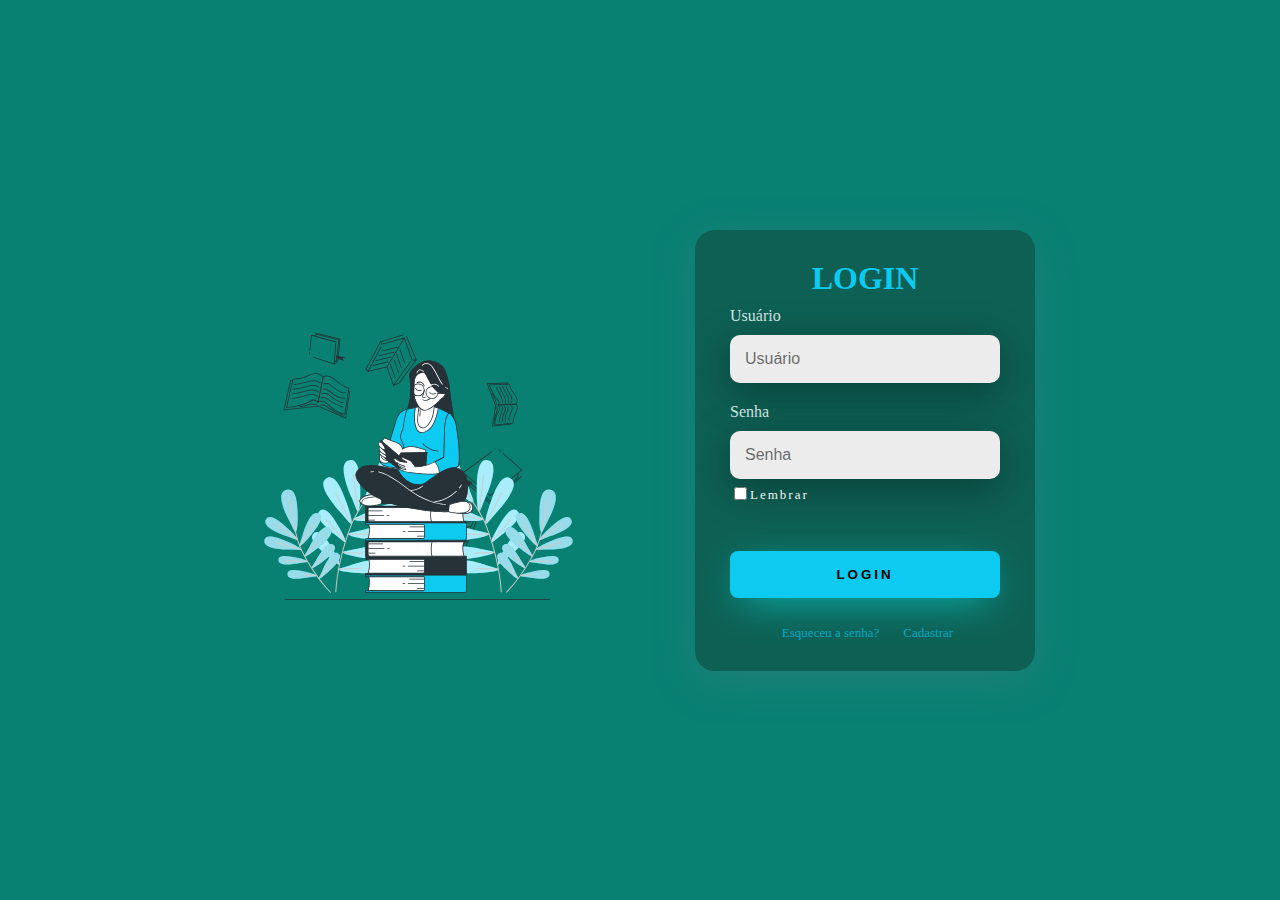
<file: 1° Semestre/Projeto wab 1° Semestre/LoginSwap/index.html>
<!DOCTYPE html>
<html lang="en">
<head>
    <meta charset="UTF-8">
    <link rel="stylesheet" href="./Estilo/Style.css">
    <meta name="viewport" content="width=device-width, initial-scale=1.0">
    <title>Login</title>
</head>
<body>
    <div class="main-login">
        <div class="left-login">
            <p></p>
            <img src="img/esse.svg" class="left-login-image" alt="Livru">
        </div>
        <div class="right-login">
            <div class="card-login">
                <h1>LOGIN</h1>
                <div class="textfield">
                    <label for="usuario">Usuário</label>
                    <input type="text" name="usuario" placeholder="Usuário">
                </div>
                <div class="textfield">
                    <label for="senha">Senha</label>
                    <input type="password" name="senha" placeholder="Senha">
                    <div class="inpute">
                        <input type="checkbox"><p class="lembrar">Lembrar</p>
                    </div>
                    
                </div>
                <button class="btn-login"><a href="https://swapbookie.netlify.app/" class="linkSite">LOGIN</a></button>
                <div class="descricao">
                  <a href="" class="esqueceu">Esqueceu a senha?</a>
                  <a href="" class="cadastrar">Cadastrar</a>
                </div>
        </div>
    </div>    

</body>
</html>
</file>
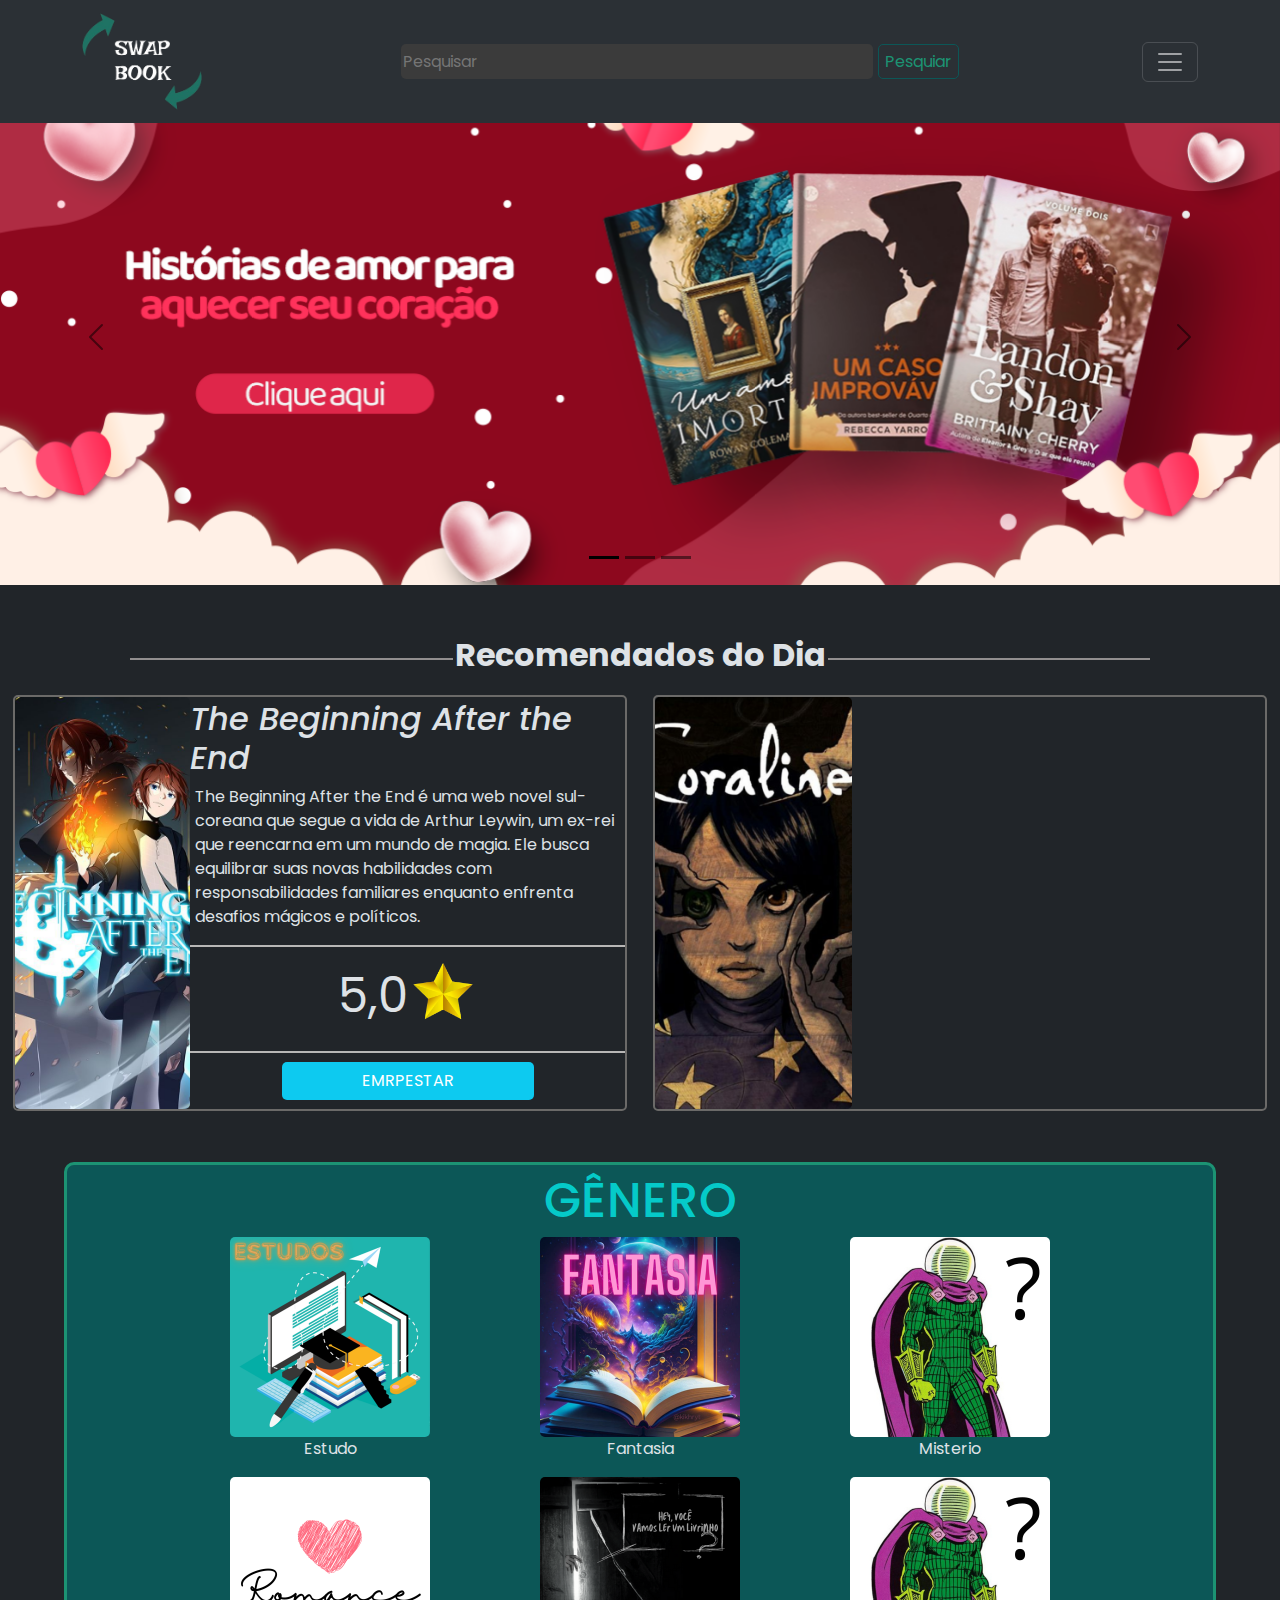
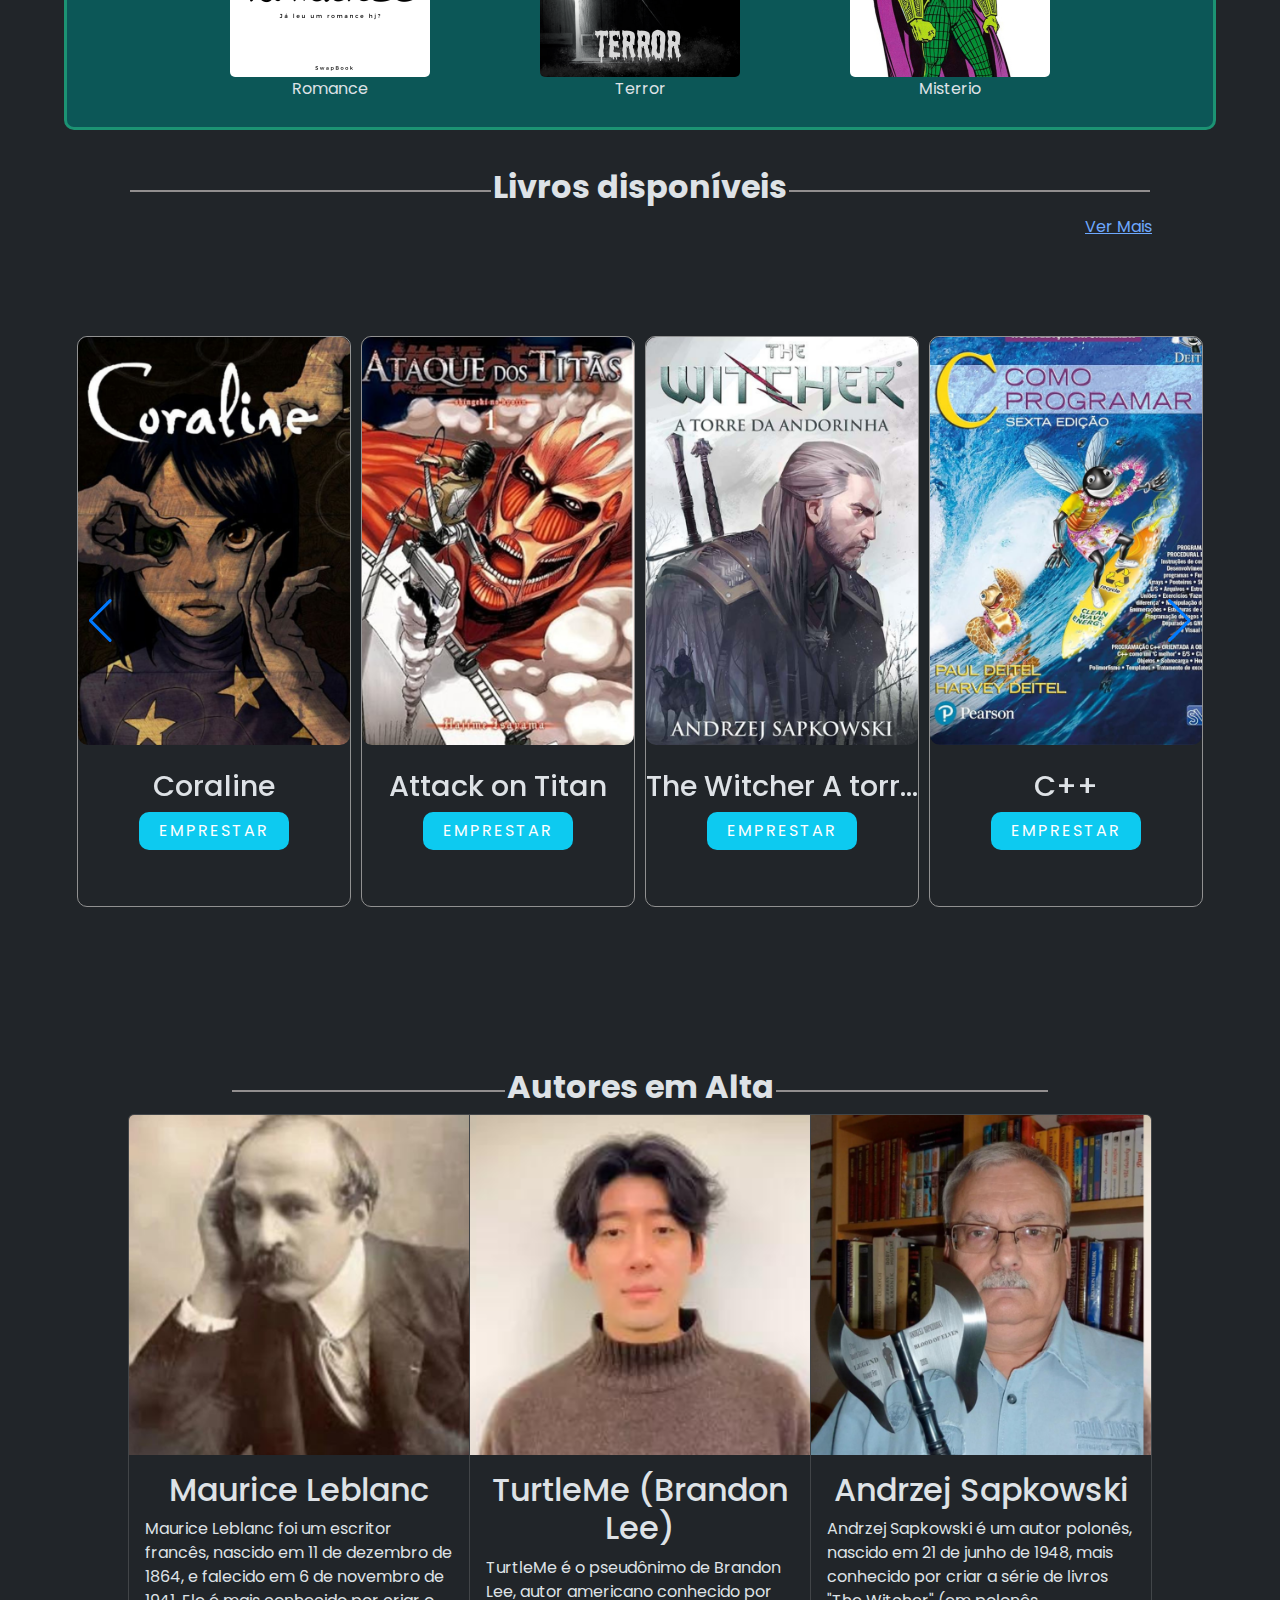
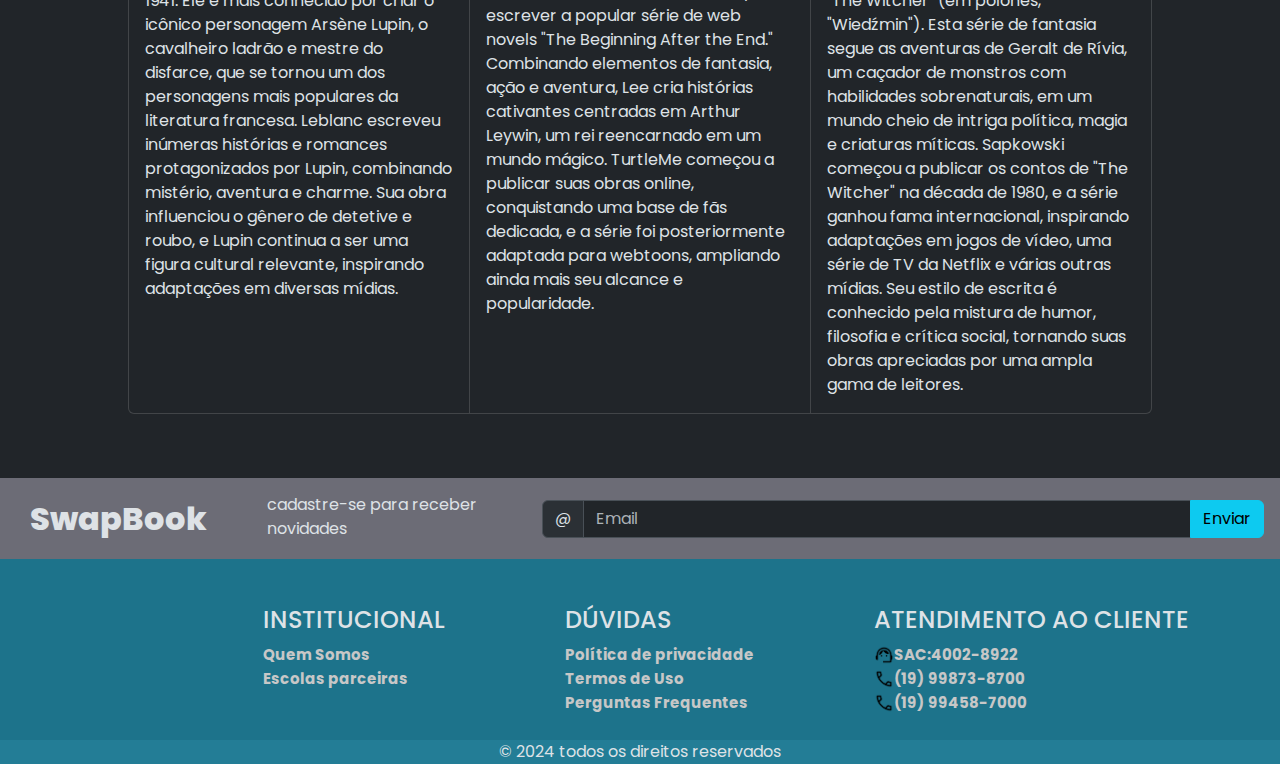
<file: 1° Semestre/Projeto wab 1° Semestre/SiteSwapBook/index.html>
<!DOCTYPE html>
<html lang="en">

<head>
    <meta charset="UTF-8">
    <link rel="stylesheet" href="style.css">
    <link href="https://cdn.jsdelivr.net/npm/bootstrap@5.3.3/dist/css/bootstrap.min.css" rel="stylesheet"
        integrity="sha384-QWTKZyjpPEjISv5WaRU9OFeRpok6YctnYmDr5pNlyT2bRjXh0JMhjY6hW+ALEwIH" crossorigin="anonymous">
    <link rel="stylesheet" href="https://cdn.jsdelivr.net/npm/swiper@11/swiper-bundle.min.css" />
    <meta name="viewport" content="width=device-width, initial-scale=1.0">
    <title>Document</title>
</head>

<body>

    <body data-bs-theme="dark">
        <header class="navbarMain">
            <nav class="navbar bg-body-tertiary mainmain">
                <div class="container">
                    <a class="navbar-brand" href="#"><img src="img/Logo/LOGO_DO_LEO-removebg-preview.png" alt=""
                            class="imagecard" width="120"></a>

                    <div class="pesquisanav">
                        <input type="text" placeholder="Pesquisar">
                        <button>Pesquiar</button>
                    </div>

                    <button class="navbar-toggler " type="button" data-bs-toggle="offcanvas"
                        data-bs-target="#offcanvasNavbar" aria-controls="offcanvasNavbar"
                        aria-label="Toggle navigation">
                        <span class="navbar-toggler-icon"></span>
                    </button>

                    <div class="offcanvas offcanvas-end" tabindex="-1" id="offcanvasNavbar" aria-labelledby="offcanvasNavbarLabel">
                        <div class="offcanvas-header">
                          <h5 class="offcanvas-title" id="offcanvasNavbarLabel" style="font-size: 2rem;">Menu</h5>
                          <button type="button" class="btn-close" data-bs-dismiss="offcanvas" aria-label="Close"></button>
                        </div>
                
                
                
                        <div class="offcanvas-body">
                          <ul class="navbar-nav justify-content-end flex-grow-1 pe-3">
                
                            <div class="dropdown mt-3">
                              <button class="btn btn-secondary btn-info dropdown-toggle" type="button" data-bs-toggle="dropdown"
                                aria-expanded="false">
                                Paél
                              </button>
                              <ul class="dropdown-menu">
                                <li><a class="dropdown-item" href="https://perfilswapbook.netlify.app/">Perfil</a></li>
                                <li><a class="dropdown-item" href="#">Editar Perfil</a></li>
                                <li><a class="dropdown-item" href="#">Amigos</a></li>
                              </ul>
                
                
                
                              <li class="nav-item">
                                <h5 class="offcanvas-title" id="offcanvasNavbarLabel" style="font-size: 2rem; color:#1E7364;">Troca</h5>
                                <a class="nav-link active" aria-current="page" href="#">Emprestar</a>
                              </li>
                
                              <li class="nav-item">
                                <a class="nav-link active" aria-current="page" href="#">Gerenciar trocas</a>
                              </li>
                
                
                              <li class="nav-item">
                                <h5 class="offcanvas-title" id="offcanvasNavbarLabel" style="font-size: 2rem; color:#1E7364;">Livros
                                </h5>
                              </li>
                
                              <li class="nav-item">
                                <a class="nav-link active" aria-current="page" href="https://disponivelalugar.netlify.app/">Livros
                                  Disponíveis</a>
                              </li>
                
                              <li class="nav-item">
                                <a class="nav-link active" href="#">Recomendados</a>
                              </li>
                
                
                              <h5 class="offcanvas-title mt-4" id="offcanvasNavbarLabel" style="font-size: 2rem; color:#1E7364;">
                                Auxíliares</h5>
                
                              <li class="nav-item">
                                <a class="nav-link active" href="#">Configuração</a>
                              </li>
                
                              <li class="nav-item">
                                <a class="nav-link active" href="#">Reclame aqui</a>
                              </li>
                              <li class="nav-item">
                                <a class="nav-link active" href="https://loginswapbook.netlify.app/">Finalizar Sessão</a>
                              </li>
                            </div>
                
                          </ul>
                        </div>

                        </div>
                    </div>
                </div>
            </nav>
        </header>

        <main class="item">

            <div id="carouselExampleCaptions" class="carousel slide" data-bs-ride="carousel" data-bs-interval="2000">
                <div class="carousel-indicators">
                    <button type="button" data-bs-target="#carouselExampleCaptions" data-bs-slide-to="0" class="active"
                        aria-current="true" aria-label="Slide 1"></button>
                    <button type="button" data-bs-target="#carouselExampleCaptions" data-bs-slide-to="1"
                        aria-label="Slide 2"></button>
                    <button type="button" data-bs-target="#carouselExampleCaptions" data-bs-slide-to="2"
                        aria-label="Slide 3"></button>
                </div>
                <div class="carousel-inner">
                    <div class="carousel-item active">
                        <img src="img/carousel/1717250321080-04290237012325746.png" class="d-block w-100" alt="...">
                        <div class="carousel-caption d-none d-md-block">

                        </div>
                    </div>
                    <div class="carousel-item">
                        <img src="img/carousel/diversidade.png" class="d-block w-100" alt="...">
                        <div class="carousel-caption d-none d-md-block">

                        </div>
                    </div>
                    <div class="carousel-item">
                        <img src="img/carousel/1717250397929-0006847046187805628.png" class="d-block w-100" alt="...">
                        <div class="carousel-caption d-none d-md-block">

                        </div>
                    </div>
                </div>
                <button class="carousel-control-prev" type="button" data-bs-target="#carouselExampleCaptions"
                    data-bs-slide="prev">
                    <span class="carousel-control-prev-icon" aria-hidden="true"></span>
                    <span class="visually-hidden">Previous</span>
                </button>
                <button class="carousel-control-next" type="button" data-bs-target="#carouselExampleCaptions"
                    data-bs-slide="next">
                    <span class="carousel-control-next-icon" aria-hidden="true"></span>
                    <span class="visually-hidden">Next</span>
                </button>
            </div> <!-- Fim carrossel -->




            <!-- Inicio Card do Dia -->

            <div class="CardDoDia"> <!-- Caixa do que ajusta posição dos card-->

                <div class="titulosSite"> <!-- Caixa de Titulo -->
                    <div class="linha"></div> <!-- para colcoar a linha -->
                    <h2>Recomendados do Dia</h2>
                    <div class="linha"></div>
                </div>


                <div class="boxcard"> <!-- BOX ONDE FICA TODOS OS CARD -->

                    <div class="card1">
                        <div class="img">
                            <img src="img/Capas de livros/Arthur lewin.jpeg" width="100%" alt="" class="imagecard">
                        </div>

                        <div class="textCard">
                            <h2>The Beginning After the End</h2>
                            <p class="descricaoCard">The Beginning After the End é uma web novel sul-coreana que segue a
                                vida de Arthur Leywin, um ex-rei que reencarna em um mundo de magia. Ele busca
                                equilibrar
                                suas novas habilidades com responsabilidades familiares enquanto enfrenta desafios
                                mágicos e
                                políticos.</p>
                            <div class="divisor"></div>
                            <p class="notaCard">5,0<img src="img/Icones/estrela- Qualidade.png" alt=""
                                    class="imagecard">
                            </p>
                            <div class="divisor"></div>
                            <button>EMRPESTAR</button>
                        </div>

                    </div>

                    <div class="card2">

                        <div class="img">
                            <img src="img/Capas de livros/Coraline.png" width="100%" alt="" class="imagecard">
                        </div>

                        <div class="textCard">
                            <h2>Coraline</h2>
                            <p class="descricaoCard">Coraline é um livro de Neil Gaiman sobre uma menina que descobre
                                uma
                                porta secreta em sua casa levando a uma versão alternativa, sinistra, de sua vida, onde
                                uma
                                mãe aparentemente perfeita tenta prendê-la para sempre.</p>
                            <div class="divisor"></div>
                            <p class="notaCard">5,0<img src="img/Icones/estrela- Qualidade.png" alt=""
                                    class="imagecard">
                            </p>
                            <div class="divisor"></div>
                            <button>EMRPESTAR</button>
                        </div>

                    </div>
                </div>
            </div> <!-- Fim box card -->

            <div class="boxGenero">

                <div class="tituloGenero">GÊNERO</div>

                <div class="boxIbagens1">

                    <div class="ibagens">
                        <img src="img/imagens de Genêro/estudo.png" alt="" class="imagecard">
                        <p>Estudo</p>
                    </div>
                    <div class="ibagens">
                        <img src="img/imagens de Genêro/Fantasia.png" alt="" class="imagecard">
                        <p>Fantasia</p>
                    </div>
                    <div class="ibagens">
                        <img src="img/imagens de Genêro/Mistreio.png" alt="" class="imagecard">
                        <p>Misterio</p>
                    </div>


                </div>

                <div class="boxIbagens2">

                    <div class="ibagens">
                        <img src="img/imagens de Genêro/Romance.png" alt="" class="imagecard">
                        <p>Romance</p>
                    </div>
                    <div class="ibagens">
                        <img src="img/imagens de Genêro/Terror.png" alt="" class="imagecard">
                        <p>Terror</p>
                    </div>
                    <div class="ibagens">
                        <img src="img/imagens de Genêro/Mistreio.png" alt="" class="imagecard">
                        <p>Misterio</p>
                    </div>
                </div>
            </div>

            <!-- Carrosel de Livros -->

            <div class="titulosSite"> <!-- Caixa de Titulo -->
                <div class="linha"></div> <!-- para colcoar a linha -->
                <h2>Livros disponíveis</h2>
                <div class="linha"></div>
            </div>
            <div class="linke"><a href="https://disponivelalugar.netlify.app/">Ver Mais</a></div>
            <div class="carrosselLivros">


                <div class="swiper">

                    <div class="swiper-wrapper">

                        <div class="swiper-slide cardesItem">
                            <div class="imgCard">
                                <img src="img/Capas de livros/Coraline.png" alt="">
                            </div>
                            <div class="textoLivros">
                                <h2 title="Coraline">Coraline</h2>
                                <button>EMPRESTAR</button>
                            </div>
                        </div>
                        <div class="swiper-slide cardesItem">
                            <div class="imgCard">
                                <img src="img/Capas de livros/Attack ontitan.png" alt="">
                            </div>
                            <div class="textoLivros">
                                <h2 title="Attack on Titan">Attack on Titan</h2>
                                <button>EMPRESTAR</button>
                            </div>
                        </div>
                        <div class="swiper-slide cardesItem">
                            <div class="imgCard">
                                <img src="img/Capas de livros/Witcher.png" alt="">
                            </div>
                            <div class="textoLivros">
                                <h2 style="text-align: center;" title="The Withcer a torre da Andorinha">The Witcher A
                                    torre da Andorinha</h2>
                                <button>EMPRESTAR</button>
                            </div>
                        </div>
                        <div class="swiper-slide cardesItem">
                            <div class="imgCard">
                                <img src="img/Capas de livros/C++.png" alt="">
                            </div>
                            <div class="textoLivros">
                                <h2 title="C++">C++</h2>
                                <button>EMPRESTAR</button>
                            </div>
                        </div>
                        <div class="swiper-slide cardesItem">
                            <div class="imgCard">
                                <img src="img/Capas de livros/Arthur lewin.jpeg" alt="">
                            </div>
                            <div class="textoLivros">
                                <h2 title="The Beginnign After the End">The Beginning After the End</h2>
                                <button>EMPRESTAR</button>
                            </div>
                        </div>
                        <div class="swiper-slide cardesItem">
                            <div class="imgCard">
                                <img src="img/Capas de livros/Harry Potter e a pedra filosofal .png" alt="">
                            </div>
                            <div class="textoLivros">
                                <h2 title="Harry Potter e a pedra Filosofal">Harry Potter e a pedra filosofal</h2>
                                <button>EMPRESTAR</button>
                            </div>
                        </div>

                    </div>
                    

                    <div class="swiper-button-prev wiper-slide-button"></div>
                    <div class="swiper-button-next"></div>
                </div>
                
            </div>


            <!--==== Autores ==== -->


            <div class="boxAutores">

                <div class="titulosSite"> <!-- Caixa de Titulo -->
                    <div class="linha"></div> <!-- para colcoar a linha -->
                    <h2>Autores em Alta</h2>
                    <div class="linha"></div>
                </div>


                <div class="BoxCardAutores">

                    <div class="card-group">
                        <div class="card">
                            <img src="img/Autores/Lupin.png" class="card-img-top" alt="...">
                            <div class="card-body">
                                <h5 class="card-title" style="font-size: 2rem; text-align: center;">Maurice Leblanc</h5>
                                <p class="card-text">Maurice Leblanc foi um escritor francês, nascido em 11 de dezembro de 1864, e falecido em 6 de novembro de 1941. Ele é mais conhecido por criar o icônico personagem Arsène Lupin, o cavalheiro ladrão e mestre do disfarce, que se tornou um dos personagens mais populares da literatura francesa. Leblanc escreveu inúmeras histórias e romances protagonizados por Lupin, combinando mistério, aventura e charme. Sua obra influenciou o gênero de detetive e roubo, e Lupin continua a ser uma figura cultural relevante, inspirando adaptações em diversas mídias.</p>
                            </div>
                        </div>
                        <div class="card">
                            <img src="img/Autores/The Begiging.png" class="card-img-top" alt="...">
                            <div class="card-body">
                                <h5 class="card-title" style="font-size: 2rem; text-align: center;">TurtleMe (Brandon Lee)</h5>
                                <p class="card-text">TurtleMe é o pseudônimo de Brandon Lee, autor americano conhecido por escrever a popular série de web novels "The Beginning After the End." Combinando elementos de fantasia, ação e aventura, Lee cria histórias cativantes centradas em Arthur Leywin, um rei reencarnado em um mundo mágico. TurtleMe começou a publicar suas obras online, conquistando uma base de fãs dedicada, e a série foi posteriormente adaptada para webtoons, ampliando ainda mais seu alcance e popularidade.</p>
                            </div>
                        </div>
                        <div class="card">
                            <img src="img/Autores/The Withcer.png" class="card-img-top" alt="...">
                            <div class="card-body">
                                <h5 class="card-title" style="font-size: 2rem; text-align: center;">Andrzej Sapkowski</h5>
                                <p class="card-text">Andrzej Sapkowski é um autor polonês, nascido em 21 de junho de 1948, mais conhecido por criar a série de livros "The Witcher" (em polonês, "Wiedźmin"). Esta série de fantasia segue as aventuras de Geralt de Rívia, um caçador de monstros com habilidades sobrenaturais, em um mundo cheio de intriga política, magia e criaturas míticas. Sapkowski começou a publicar os contos de "The Witcher" na década de 1980, e a série ganhou fama internacional, inspirando adaptações em jogos de vídeo, uma série de TV da Netflix e várias outras mídias. Seu estilo de escrita é conhecido pela mistura de humor, filosofia e crítica social, tornando suas obras apreciadas por uma ampla gama de leitores.</p>
                            </div>
                        </div>
                    </div>




                </div>
            </div>
        </main>


        <footer>
            <!--Parte cinza-->
            <div class="cadastroEmail">
              <div class="tituloEmail">
                SwapBook
              </div>
              <div class="texto">
                <p>cadastre-se para receber novidades
                </p>
              </div>
              <div class=" input-group flex-nowrap w-75 p-3">
                <span class="input-group-text" id="addon-wrapping">@</span>
                <input type="text" class="form-control" placeholder="Email" aria-label="Username"
                  aria-describedby="addon-wrapping">
                <button type="button" class="btn btn-info">Enviar</button>
              </div>
        
            </div><!-- fim da parte cinza Parte cinza-->
        
        
            <div class="infoFooter container-fluid d-flex">
              <div class="caixaDoFooter">
        
                <div class="Institucional">
                  <h4> INSTITUCIONAL</h4>
                  <li><a href="">Quem Somos</a></li>
                  <li><a href="">Escolas parceiras</a></li>
                </div>
        
                <div class="Institucional">
                  <h4> DÚVIDAS</h4>
                  <li><a href="">Política de privacidade</a></li>
                  <li><a href="">Termos de Uso</a></li>
                  <li><a href="">Perguntas Frequentes</a></li>
                </div>
        
                <div class="Institucional">
                  <h4>ATENDIMENTO AO CLIENTE</h4>
                  <li><a href=""><img src="img-Site/icones/agent.png" alt="" width="20">SAC:4002-8922</a></li>
                  <li><a href=""><img src="img-Site/icones/phone.png" alt="" width="20">(19) 99873-8700</a></li>
                  <li><a href=""><img src="img-Site/icones/phone.png" alt="" width="20">(19) 99458-7000</a></li>
                </div>
              </div>
            </div>
        
            <div class="footer_copyright">
              &#169
              2024 todos os direitos reservados
            </div>
        
        
          </footer>
        

        <script src="https://cdn.jsdelivr.net/npm/swiper@11/swiper-bundle.min.js"></script>
        <script src="https://cdn.jsdelivr.net/npm/bootstrap@5.3.3/dist/js/bootstrap.bundle.min.js"
            integrity="sha384-YvpcrYf0tY3lHB60NNkmXc5s9fDVZLESaAA55NDzOxhy9GkcIdslK1eN7N6jIeHz"
            crossorigin="anonymous"></script>
        <script src="script.js"></script>
    </body>

</html>
</file>
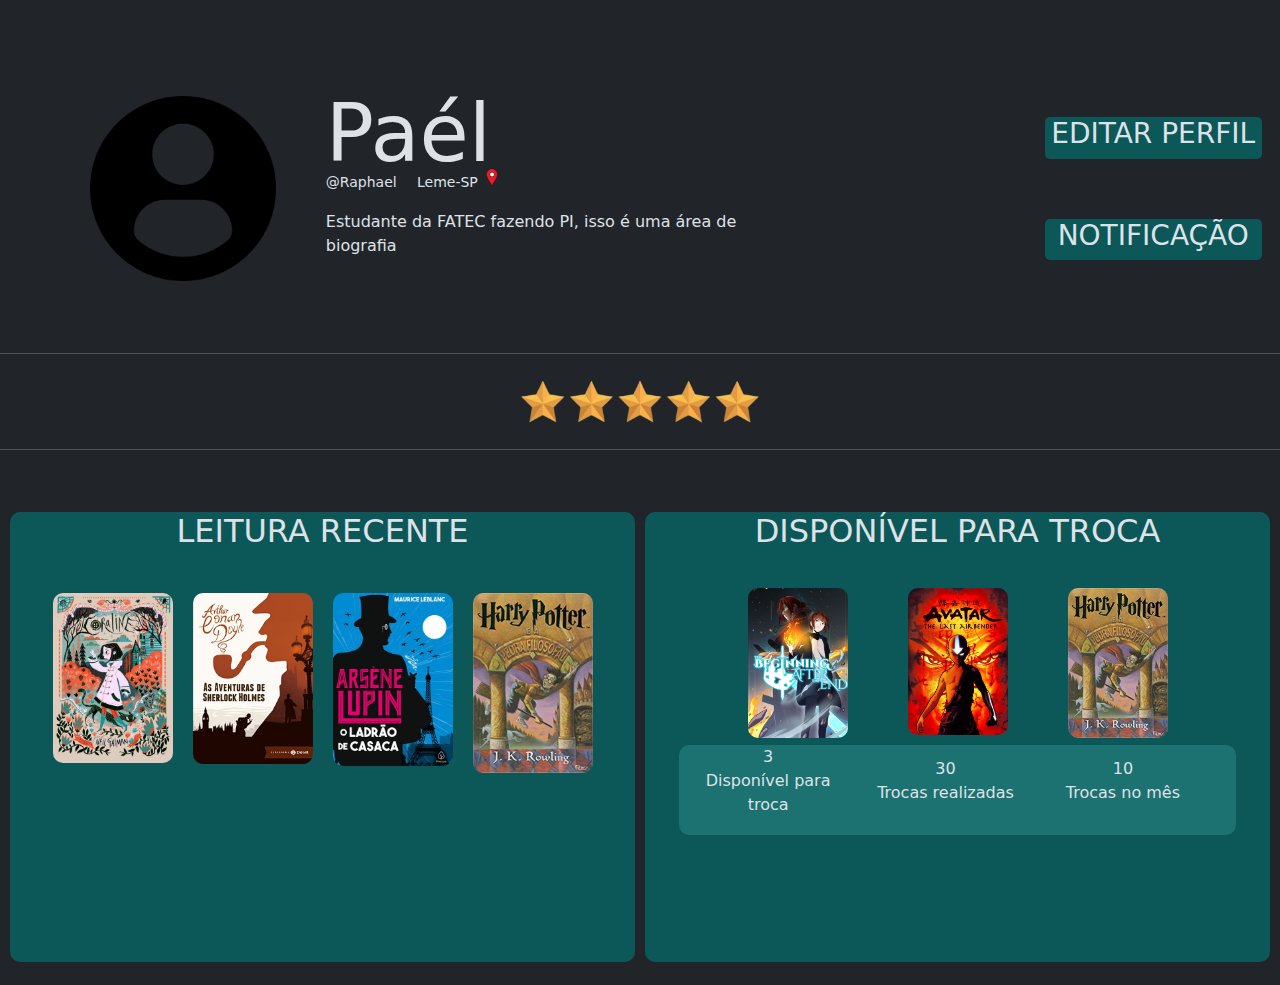
<file: Projetos Web do PI 1° Semestre/SiteSwapBook/Perfil.html>
<!DOCTYPE html>
<html lang="pt-br" data-bs-theme="dark">
<head>
    <meta charset="UTF-8">
    <link rel="stylesheet" href="style-Perfil.css">
    <link rel="preconnect" href="https://fonts.googleapis.com">
    <link rel="preconnect" href="https://fonts.gstatic.com" crossorigin>
    <link href="https://fonts.googleapis.com/css2?family=Jacques+Francois+Shadow&display=swap" rel="stylesheet">
    <meta name="viewport" content="width=device-width, initial-scale=1.0">
    <title>SwapBook</title>
    <link href="https://cdn.jsdelivr.net/npm/bootstrap@5.3.3/dist/css/bootstrap.min.css" rel="stylesheet" integrity="sha384-QWTKZyjpPEjISv5WaRU9OFeRpok6YctnYmDr5pNlyT2bRjXh0JMhjY6hW+ALEwIH" crossorigin="anonymous">
</head>
<body>
    <!--topo parte 1-->
<section class="Main-topo">
        <div class="titulo">
            <h1>PERFIL</h1>
        </div>
        <div class="assets">
            <img src="img-Perfil/Icon/Perfil-alteração.png" alt="" width="50">
            <img src="img-Perfil/Sininho.png" alt="" width="60">
        </div>
</section>   <!-- fim topo parte 1-->

<section>      <!--Perfil parte 2-->

   
<div class="perfil-main">
    <div class="image_perfil">
        <img src="img-Perfil/Icon/Perfil.png" alt="" width="130
        ">
    </div>

    <div class="textos_perfil">
        <p class="nickprinciapal">Paél</p>
        <p class="descricao"><small>@Raphael</small>&nbsp;&nbsp;&nbsp;
        <small>Leme-SP</small>
        <img src="img-Perfil/localização.png" alt="" width="18px; "  style="margin-top: -10px;">
        <p class="biografia">Estudante da FATEC fazendo PI, isso é uma área de biografia</p>
        </p>
    </div>

    <div class="incremento">
        <div class="editarperfil">
            <h3>EDITAR PERFIL</h3>
        </div>
        <div class="editarperfil">
            <H3>NOTIFICAÇÃO</H3>
        </div>
    </div>

</div>
</section> <!--fim perfil -->




<hr> <!--inicio estrelas-->
<div class="estrelas">
    <img src="img-Perfil/Icon/ESTRELA NOVA.png" alt="">
</div>
<hr> <!--fim estrelas-->



<!-- CARDE LEITURA RECENTE E DISPONIVEL PARA TROCA  -->



<section class="Main2Card">
    <!-- Primeiro Card -->
    <div class="leituraRecente">
        <h2 class="titulocarde">LEITURA RECENTE </h2>
        <div class="imagemCardRecente">
            <div class="ImgRecente">
                <img src="img-Perfil/recomandados/Ilustrador recria capas de livros famosos.jpeg" alt="" width="500">
            </div>
            <div class="ImgRecente">
                <img src="img-Perfil/recomandados/Sherlock 2.jpg" alt="">
            </div>
            <div class="ImgRecente">
                <img src="img-Perfil/recomandados/Lupan.jpg" alt="">
            </div>
            <div class="ImgRecente">
                <img src="img-Perfil/recomandados/Livro 4.jpg" alt="">
            </div>
        </div>
    </div>

    <!-- Segundo Card -->

    <div class="leituraTroca">
        <h2 class="titulocardeTroca">DISPONÍVEL PARA TROCA  </h2>
        <div class="imagemCardTroca">
            <div class="imagemTroca">
                <img src="img-Perfil/recomandados/Arthur lewin.jpeg" alt="">
            </div>
            <div class="imagemTroca">
                <img src="img-Perfil/recomandados/baixados.jpeg" alt="">
            </div>
            <div class="imagemTroca">
                <img src="img-Perfil/recomandados/Livro 4.jpg" alt="">
            </div>
        </div>
        <!-- CONTAINER DA ESCRITA  -->

        <div class="escrita">
            <div class=" container text-center">
                <div class="alinaharTexto row align-items-center">
                  <div class="espamentoEscrita col">
                    <div class="numeros">3</div>
                    <div class="letras"><p>Disponível para troca</p></div>
                  </div>
                  <div class="col">
                    <div class="numeros">30</div>
                    <div class="letras"><p>Trocas  realizadas</p></div>
                  </div>
                  <div class="col">
                    <div class="numeros">10</div>
                    <div class="letras"><p>Trocas no  mês</p></div>
                  </div>
                </div>
              </div>
        </div>
    </div>

</section>

  








<script src="https://cdn.jsdelivr.net/npm/bootstrap@5.3.3/dist/js/bootstrap.bundle.min.js" integrity="sha384-YvpcrYf0tY3lHB60NNkmXc5s9fDVZLESaAA55NDzOxhy9GkcIdslK1eN7N6jIeHz" crossorigin="anonymous"></script>
</body>
</html>
</file>
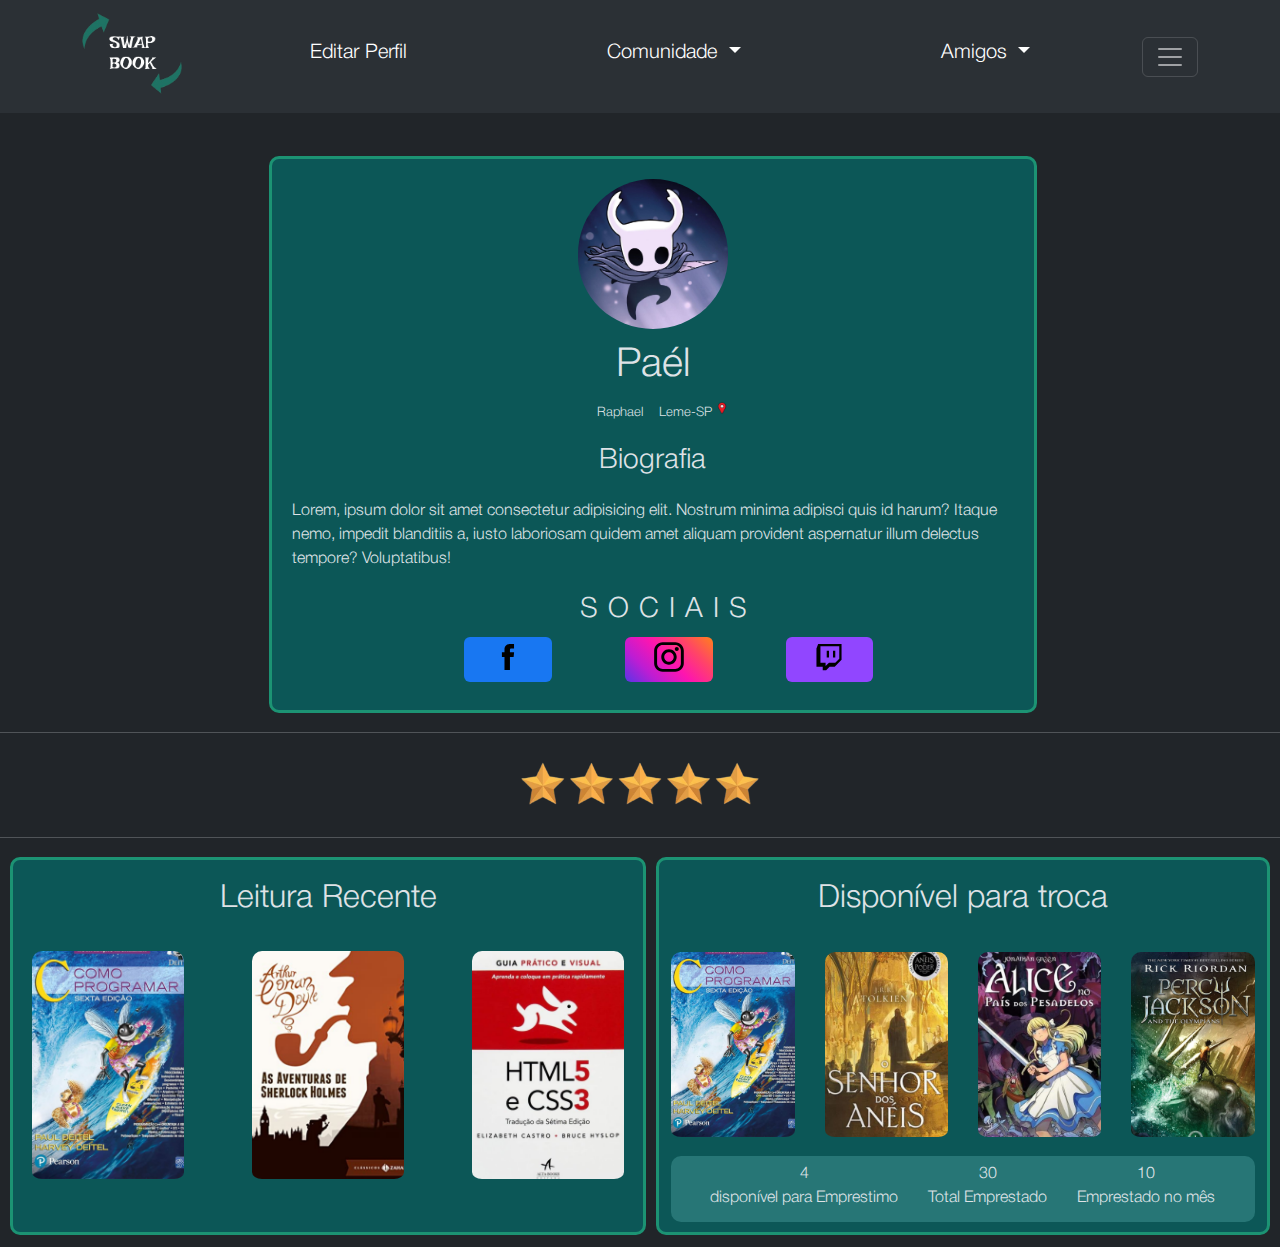
<file: 1° Semestre/Projeto wab 1° Semestre/PerfilSwapBook/Perfil.html>
<!DOCTYPE html>
<html lang="pt-br" data-bs-theme="dark">

<head>
    <meta charset="UTF-8">
    <link rel="stylesheet" href="style-Perfil.css">
    <link rel="preconnect" href="https://fonts.googleapis.com">
    <link rel="preconnect" href="https://fonts.gstatic.com" crossorigin>
    <link href="https://fonts.googleapis.com/css2?family=Jacques+Francois+Shadow&display=swap" rel="stylesheet">
    <meta name="viewport" content="width=device-width, initial-scale=1.0">
    <title>SwapBook</title>
    <link href="https://cdn.jsdelivr.net/npm/bootstrap@5.3.3/dist/css/bootstrap.min.css" rel="stylesheet"
        integrity="sha384-QWTKZyjpPEjISv5WaRU9OFeRpok6YctnYmDr5pNlyT2bRjXh0JMhjY6hW+ALEwIH" crossorigin="anonymous">

</head>

<body>

    <header>
        <nav class="navbar bg-body-tertiary d-flex" style="background-color: #1E7364;">
            <div class="container d-flex justify-evenly-">
                <a class="navbar-brand" href="#">
                    <img src="img-Perfil/Logo/LOGO_DO_LEO-removebg-preview.png" alt="" width="100px">
                </a>

                <div class="navbar d-none d-md-block" id="navbarSupportedContent">
                    <ul class="navbar me-auto mb-2 mb-lg-0 navbar-brand list-unstyled"
                        style="gap: 200px; text-decoration: none;">
                        <li class="nav-item">
                            <a class="nav-link active" aria-current="page" href="#">Editar Perfil</a>
                        </li>
                        <li class="nav-item dropdown">
                            <a class="nav-link dropdown-toggle active" href="#" role="button" data-bs-toggle="dropdown"
                                aria-expanded="false">
                                Comunidade
                            </a>
                            <ul class="dropdown-menu">
                                <li><a class="dropdown-item" href="#">Página inicial</a></li>
                                <li><a class="dropdown-item" href="#">Discussões</a></li>
                            </ul>
                        </li>
                        <li class="nav-item dropdown">
                            <a class="nav-link dropdown-toggle active" href="#" role="button" data-bs-toggle="dropdown"
                                aria-expanded="false">
                                Amigos
                            </a>
                            <ul class="dropdown-menu">
                                <li><a class="dropdown-item" href="#">Adicionar amigo</a></li>
                                <li><a class="dropdown-item" href="#">Lista de amigo</a></li>
                                <li><a class="dropdown-item" href="#">Conversas</a></li>
                            </ul>
                        </li>
                    </ul>
                </div>
                <!-- fim  -->

                <button class="navbar-toggler mt-1" type="button" data-bs-toggle="offcanvas"
                    data-bs-target="#offcanvasNavbar" aria-controls="offcanvasNavbar" aria-label="Toggle navigation">
                    <span class="navbar-toggler-icon"></span>
                </button>

                

                <div class="offcanvas offcanvas-end" tabindex="-1" id="offcanvasNavbar"
                    aria-labelledby="offcanvasNavbarLabel">
                    <div class="offcanvas-header">
                        <h5 class="offcanvas-title" id="offcanvasNavbarLabel" style="font-size: 2rem;">Menu</h5>
                        <button type="button" class="btn-close" data-bs-dismiss="offcanvas" aria-label="Close"></button>
                    </div>

                    
                    <div class="offcanvas-body">
                        <ul class="navbar-nav justify-content-end flex-grow-1 pe-3">
                            <div class="dropdown mt-3">

                            <div class="esconder d-lg-none">
                                <h5 class="offcanvas-title" id="offcanvasNavbarLabel"
                                style="font-size: 2rem; color:#1E7364;">Perfil</h5>
                                <li class="nav-item dropdown">
                                    <a class="nav-link dropdown-toggle active" href="#" role="button" data-bs-toggle="dropdown"
                                        aria-expanded="false">
                                        Comunidade
                                    </a>
                                    <ul class="dropdown-menu">
                                        <li><a class="dropdown-item" href="#">Página inicial</a></li>
                                        <li><a class="dropdown-item" href="#">Discussões</a></li>
                                    </ul>
                                </li>
                                <li class="nav-item dropdown">
                                    <a class="nav-link dropdown-toggle active" href="#" role="button" data-bs-toggle="dropdown"
                                        aria-expanded="false">
                                        Amigos
                                    </a>
                                    <ul class="dropdown-menu">
                                        <li><a class="dropdown-item" href="#">Adicionar amigo</a></li>
                                        <li><a class="dropdown-item" href="#">Lista de amigo</a></li>
                                        <li><a class="dropdown-item" href="#">Conversas</a></li>
                                    </ul>
                                </li>
                            </div>

                                <button type="button " class="btn mt-2 btn-info" mt-5><a href="https://swapbookie.netlify.app/" style="text-decoration: none; color: rgb(0, 0, 0);">Home</a></button>
                                <ul class="dropdown-menu">
                                    <li><a class="dropdown-item" href="https://perfilswapbook.netlify.app/">Perfil</a></li>
                                    <li><a class="dropdown-item" href="#">Editar Perfil</a></li>
                                    <li><a class="dropdown-item" href="#">Amigos</a></li>
                                </ul>
                                <li class="nav-item">
                                    <h5 class="offcanvas-title" id="offcanvasNavbarLabel"
                                        style="font-size: 2rem; color:#1E7364;">Troca</h5>
                                    <a class="nav-link active" aria-current="page" href="#">Emprestar</a>
                                </li>
                                <li class="nav-item">
                                    <a class="nav-link active" aria-current="page" href="#">Gerenciar trocas</a>
                                </li>
                                <li class="nav-item">
                                    <h5 class="offcanvas-title" id="offcanvasNavbarLabel"
                                        style="font-size: 2rem; color:#1E7364;">Livros
                                    </h5>
                                   
                                </li>
                                <li class="nav-item">
                                    <a class="nav-link active" aria-current="page" href="#">Livros para Disponíveis </a>
                                </li>
                                <li class="nav-item">
                                    <a class="nav-link active" href="#">Recomendados</a>
                                </li>
                                <h5 class="offcanvas-title mt-4" id="offcanvasNavbarLabel"
                                    style="font-size: 2rem; color:#1E7364;">
                                    Auxíliares</h5>
                                <li class="nav-item">
                                    <a class="nav-link active" href="#">Configuração</a>
                                </li>
                                <li class="nav-item">
                                    <a class="nav-link active" href="#">Reclame aqui</a>
                                </li>
                                <li class="nav-item">
                                    <a class="nav-link active" href="https://loginswapbook.netlify.app/">Finalizar Sessão</a>
                                </li>
                            </div>
                        </ul>
                    </div>
                </div>
            </div>
        </nav>

            </div>
        </nav>
    </header>

    <main>
    <!-- Pirmira parte perfil -->
   

        <section class="MainPerfil">
            <div class="cardPerfil">
                <div class="imageTextoPerfil">
                <img src="img-Perfil/perfil/baixados.jpg" alt="" width="150px" style="border-radius: 100px;">
                <div class="localizacao">
                    <h1 style="text-align: center;">Paél</h1>
                    <p style="font-size: small;">Raphael &nbsp&nbsp Leme-SP <img src="img-Perfil/Icon/localização.png" alt="" width="12" style="margin-top: -5px;"></p>
                </div>
                <h3>Biografia</h3>
                <p>Lorem, ipsum dolor sit amet consectetur adipisicing elit. Nostrum minima adipisci quis id harum? Itaque nemo, impedit blanditiis a, iusto laboriosam quidem amet aliquam provident aspernatur illum delectus tempore? Voluptatibus!</p>
                </div>
                <div class="sociais">
            
                <ul>
                    <H3 style="letter-spacing: 10px;">SOCIAIS</H3>
                    <div class="icon">

                
                    <li class="caseIconFace">
                        <img src="img-Perfil/icon social/facebook.svg" width="30">
                    </li>

                    <li class="caseIconInsta">
                        <img src="img-Perfil/icon social/instagram.svg" alt="" width="30">
                    </li>

                    <li class="caseIconTwitch">
                        <img src="img-Perfil/icon social/twitch.svg" alt="" width="30">
                    </li>
                 </div>
                </ul>
                </div>
            </div>

        </section>
    



    <!--fim Primeira parte perfil -->

    <hr>
    <!--inicio estrelas-->
    <div class="estrelas">
        <img src="img-Perfil/Icon/ESTRELA NOVA.png" alt="">
    </div>
    <hr>
    <!--fim estrelas-->

    <!-- CARDE LEITURA RECENTE E DISPONIVEL PARA TROCA -->
    
    <section class="Main2Card">
        <div class="Box1">
            <h2 style="text-align: center; margin-top: 20px;">Leitura Recente</h2>
            <div class="boxlivros list-unstyled">
                <div class="imagelivros">
                    <img src="img-Perfil/disponiveis/C++.png" alt="" width="190">
                </div>
        
                <div class="imagelivros">
                    <img src="img-Perfil/disponiveis/sHERLOCK.png" alt="" width="190">
                </div>
        
                <div class="imagelivros">
                    <img src="img-Perfil/disponiveis/html css.png" alt="" width="190">
                </div>
            </div>
        </div>
        

        <div class="box2">
            <h2 style="text-align: center; margin-top: 20px;">Disponível para troca</h2>
            <div class="box2livros">

                <div class="imagelivros2">
                    <img src="img-Perfil/disponiveis/C++.png" alt="" width="150">
                </div>

                <div class="imagelivros2">
                    <img src="img-Perfil/livros fantasia/Aneis.png" alt="" width="150">
                </div>

                <div class="imagelivros2">
                    <img src="img-Perfil/livros fantasia/alice.png" alt="" width="150">
                </div>

                <div class="imagelivros2">
                    <img src="img-Perfil/disponiveis/parcy.png" alt="" width="150">
                </div>

            </div>

            <div class="boxdesricao">
                <div class="containerTexto">
                <div class="numero" style="text-align: center;">
                    4
                    <div class="texto">
                        disponível para Emprestimo
                    </div>
                </div>

                <div class="numero" style="text-align: center;">
                    30
                    <div class="texto">
                        Total Emprestado
                    </div>
                </div>

                <div class="numero" style="text-align: center;">
                    10
                    <div class="texto">
                        Emprestado no mês
                    </div>
                </div>
            </div>
            </div>

        </div>
    </section>

</main>

    <script src="https://cdn.jsdelivr.net/npm/bootstrap@5.3.3/dist/js/bootstrap.bundle.min.js"
        integrity="sha384-YvpcrYf0tY3lHB60NNkmXc5s9fDVZLESaAA55NDzOxhy9GkcIdslK1eN7N6jIeHz" crossorigin="anonymous">
    </script>
    <script src="https://code.jquery.com/jquery-3.6.0.min.js"></script>
    <script>
        $(document).ready(function () {
            $('.nav-item.dropdown').hover(function () {
                $(this).find('.dropdown-toggle').dropdown('toggle');
            });
        });
    </script>
</body>

</html>
</file>
<file: 1° Semestre/Projeto wab 1° Semestre/LoginSwap/Estilo/Style.css>
body {
    margin: 0;
    max-width: 100%;
}

.main-login{
    width: 100vw;
    height: 100vh;
    background-color: #088172;
    display: flex;
    justify-content: center;
    align-items: center;
}

.left-login {
    width: 50vh;
    height: 100vh;
    display: flex;
    justify-content: center;
    align-items: center;
    flex-direction: column;
}

.left-login > h1 {
    font-size: 3vw;
    color: #0DCAF0; ;
}
.left-login-image{
    width: 30vw;
    margin-top: 0px;
    
}
.right-login {
    width: 50vh;
    height: 100vh;
    display: flex;
    justify-content: center;
    align-items: center;
}

.card-login{
    width: 60%;
    display: flex;
    justify-content: center;
    align-items: center;
    flex-direction: column;
    padding: 30px 35px;
    background:  #135045a7 ;
    border-radius: 20px;
    box-shadow: 0px 10px 40px #537e8856;

}

.card-login > h1 {
    color:#0DCAF0;
    font-weight: 800;
    margin: 0;
}



.textfield{
    width: 100%;
    display: flex;
    flex-direction: column;
    align-items: flex-start;
    justify-content: center;
    margin: 10px 0px;
}

.textfield >input {
    width: 100%;
    border: none;
    border-radius: 10px;
    padding: 15px;
    background: #ececec;
    color: #000000de;
    font-size: 12pt;
    box-shadow: 0px 10px 40px #00000056;
    outline: none;
    box-sizing: border-box;
}

.textfield > label {
    color: #f0ffffde;
    margin-bottom: 10px;
}

.textfield > input::placeholder{
    color: #00000094;
    
}

.btn-login {
    width: 100%;
    padding:16px 0px;
    margin: 25px;
    border: none;
    border-radius: 8px;
    outline: none;
    text-transform: uppercase;
    font-weight: 800;
    letter-spacing: 3px;
    background:#0DCAF0;
    cursor: pointer;
    box-shadow: 0px 10px 40px -12px #09ddd9;
}


.linkSite{
    text-decoration: none;
    color: black;
}

.inpute{
    font-size: 13px;
    margin-top: 5px;
    color: white;
}

.descricao>a{
    
    font-size: small;
    text-decoration: none;
    color: #08a7c6;
}

.esqueceu{
    margin-left: 5px;
}

.cadastrar{
    margin-left: 20px;
}

.lembrar{
    color: #f4f4f4;
    margin-top: -17px;
    margin-left: 20px;   
    font-size: 13px;
    letter-spacing: 2px;
}
@media screen and (max-width: 768px) {

.main-login{
    display: flex;
    flex-direction: column;
    width: 100%;
    height: 130vh;
}


.left-login{
    height: 40vh;
    margin-top: 13px;
    margin-top: -320px;
}

.left-login-image{
    width: 40vh;

}

.right-login{
    height: 47vh;
    margin-bottom: 35px;
    margin-top: 30px;
}

.lembrar{
    margin-left: 26px;
}
}
</file>
<file: 1° Semestre/Projeto wab 1° Semestre/SiteSwapBook/style.css>
@import url('https://fonts.googleapis.com/css2?family=Poppins:ital,wght@0,100;0,200;0,300;0,400;0,500;0,600;0,700;0,800;0,900;1,100;1,200;1,300;1,400;1,500;1,600;1,700;1,800;1,900&display=swap');

* {
    font-family: "Poppins", sans-serif;
    /* colocando a font popoins no site */
}


li {
    text-decoration: none;
}

ul {
    list-style: none;
}

.navbarMain {
    /* propriedades da navbar  */
    position: fixed;
    /* para fixar a navbar  */
    top: 0;
    /* para falar que ela vai ficar no topo   */
    width: 100%;
    /*  dei o tamanho para pegar a tela tod a */
    z-index: 100000;
    /*  para colocar a navbar na frente dos outros elementos  */
}

.pesquisanav {
    width: 50%;
    display: flex;
    gap: 5px;
}

.pesquisanav>input {
    /* tamanho do input */
    border-radius: 5px;
    border: none;
    width: 100%;
    height: 35px;
}

.pesquisanav>button {
    /* mudando caracteristicas do botão */
    border: #0C5757 1px solid;
    border-radius: 5px;
    color: #1C9373;
    background-color: transparent;
    outline: none;
}

input:focus {
    /* para tirar o bilho de quando clica na barra de pesquisa */
    outline: none;
}

.pesquisanav>button:hover {
    /* pra mudar quando coloca o mouse  por cima do botão */
    color: white;
    background-color: #0C5757;
    transition: 1s;
}

.item {
    /* Caixa do Carrosel  */
    margin-top: 7%;
    z-index: 1;
    /*  para colocar ele atras da navbar e não atrapalhar  */
}




/* Recomandados do Dia  */

/* Inicio dos Cards */

.titulosSite {
    display: flex;
    align-items: center;
    justify-content: center;
    width: 80%;
    margin: 0 auto;
    /*  para deixar o elemento no meio da tela  */
}

.titulosSite h2 {
    font-weight: 700;
}

.linha {
    flex: 1;
    border: solid 1px rgb(146, 143, 143);
    width: 30%;
    margin: 2px;
}

.CardDoDia {
    /* Caixa do card   */
    display: flex;
    flex-direction: column;
    width: 100%;
    margin-top: 4%;
}

.card1,
.card2 {
    /* altera as caracterista dos cards  */
    flex: 1;
    /* Para deixar do mesmo tamanho */
    border: solid 2px rgb(107, 106, 104);
    /* Borda do card */
    margin: 1%;
    /* margin do canto e do Titulo */
    width: 100%;
    display: flex;
    border-radius: 5px;

}

.boxcard {
    display: flex;
    width: 100%;
}

.img {
    width: 140%;
    /* Tamanho de espaço que a imagem vai pegar na div  */
}

.img img {
    width: 100%;
    /* tamanho da imagem em si */
    height: 100%;
    object-fit: cover;
    object-position: center;
    border-radius: 5px;
    /* Borda no canto da imagens  */
}

.textCard {
    /* box que aloca todos os texto do card */
    display: flex;
    flex-direction: column;
    align-items: center;
    justify-content: center;
    opacity: 0;
    transform: translateX(100%);
    animation: slide-in-right 1s forwards;
    animation-delay: 0.8s;
}

.textCard.animate {
    /* Adiciona a animação ao adicionar a classe .animate */
    opacity: 1;
    transform: translateX(0);
    animation: slide-in-right 1s forwards;
}

@keyframes slide-in-right {
    from {
        transform: translateX(100%);
        opacity: 0;
    }
    to {
        transform: translateX(0);
        opacity: 1;
    }
}

.textCard h2 {
    /* modifica todos os elementos do TItulo do card */
    margin-top: 3px;
    font-weight: 500;
    font-style: italic;
}

.descricaoCard {
    margin-left: 1%;
}

.divisor {
    /* as linha que divide o texto da nota e a nota do botão */
    border: 1px solid rgb(184, 183, 182);
    width: 100%;
}

.notaCard {
    margin-top: 2%;
    font-size: 3rem;
    width: 100%;
    display: flex;
    align-items: center;
    justify-content: center;

}

.notaCard img {
    margin-bottom: 2.2%;
    width: 70px;
}

.textCard button {
    margin-bottom: 2%;
    margin-top: 2%;
    border: none;
    background-color: #0DCAF0;
    border-radius: 5px;
    padding: 7px 80px;
}

.textCard button:hover {
    background-color: #77d0e2;
    transition: 0.7s;
}

/* Fim dos cards */


/* GENEROS */


.boxGenero {
    width: 90%;
    margin: 3% auto;
    border: solid 3px #1C9373;
    border-radius: 10px;
    background-color: #0C5757;
    display: flex;
    flex-direction: column;
    justify-content: center;
    align-items: center;
    padding-bottom: 10px;
}


.tituloGenero {
    font-size: 3rem;
    font-weight: 500;
    color: #05CAC9;
}


.boxIbagens1,
.boxIbagens2 {
    flex: 1;
    /* Para modificar as 2 ao mesmo tempo e ficar do mesmo tamamnjho  */
    display: flex;
    gap: 110px;
    /* Distanciamento entre as imagens */
}


/*  */
.ibagens {
    display: flex;
    flex-direction: column;
    align-items: center;
}

.ibagens img {
    width: 200px;
    border-radius: 5px;
    cursor: pointer;
}


/* link ver mais  */
.linke {
    width: 90%;
    display: flex;
    justify-content: end;
}

/* ======== */
/* CARROSSEL */

.carrosselLivros {
    /* caixa fora do carrosel  */
    width: 100%;
    height: 85vh;
    display: flex;
    position: relative;
    flex-direction: column;
    flex: 1;
    justify-content: center;
    align-items: center;
}

.swiper {
    /* Mexendo na caixa do carrosel  */
    width: 88%;
    position: relative;
}

.cardesItem {
    /* fazendo o local de onde fica os livros */
    display: flex;
    height: 40%;
    flex-direction: column;
    align-items: center;
    justify-content: center;
    border: 1px solid rgb(145, 145, 145);
    padding-bottom: 5%;
    border-radius: 10px;
}

.textoLivros {
    /* Mexendo na caixa onde vai ficar a escrita   */
    display: flex;
    flex-direction: column;
    align-items: center;
    justify-content: center;
}

.imgCard img {
    /* mexendo na imagem */
    width: 100%;
    border-radius: 10PX;
    height: 50%;
    object-fit: cover;
}

.textoLivros h2 {
    /* Mexendo na titulo do livro  */
    margin-top: 9%;
    font-size: 1.8rem;
    text-align: center;
    width: 100%;
    white-space: nowrap;
    overflow: hidden;
    text-overflow: ellipsis;
}

.textoLivros button {
    /* Mexendo no botão*/
    border: none;
    padding: 7px 20px;
    border-radius: 10px;
    cursor: pointer;
    background-color: #0DCAF0;
    letter-spacing: 2px;
}

/* |===============| */
/* |AUTORES EM ALTA|*/
/* |===============| */


.boxAutores {
    margin-top: 5%;
    width: 80%;
    margin: 5% auto;
    display: flex;
    flex-direction: column;
    align-items: center;
    justify-content: center;

}

.autores {
    border: 2px solid rgb(162, 162, 162);
}

.BoxCardAutores {
    border-radius: 10px;
    width: 100%;
    display: flex;
    flex: 1;
    gap: 30px;
}

.fotoAutor img {
    width: 100%;
    object-fit: cover;
    border-radius: 10px 10px 0px 0px;
}

.textosAutores {
    margin-top: 20px;
    display: flex;
    flex-direction: column;
    align-items: center;
    justify-content: center;
}

.textosAutores p {
    font-size: 1.3rem;
    text-align: center;
}


/* CELULA */
@media (max-width: 768px) {

    .item {
        margin-top: 25%;
    }

    .pesquisanav>button {
        /* Esconder Botão de pesquisa na navbar */
        display: none;
    }

    /* CARDS */

    .boxcard {
        flex-direction: column;
    }

    .img {
        width: 180%;
    }

    .textCard {
        font-size: 10px;
    }

    .notaCard {
        font-size: 2rem;
    }

    .notaCard img {
        width: 50px;
    }

    .ibagens img {
        width: 80px;

    }

    .boxIbagens1,
    .boxIbagens2 {
        gap: 55px;
    }


    /*|===================| */
    /*|=== Carrossel =====| */
    /*|===================| */

    .textoLivros h2 {
        margin-top: 9%;
        font-size: 1.6rem;
    }

    .carrosselLivros {
        height: auto;
    }
}


/* footer */

.cadastroEmail {
    margin-top: 50px;
    background-color: rgb(108, 108, 118);
    justify-content: center;
    align-items: center;
    display: flex;
    width: 100%;
    height: 9vh;
    gap: 30px;
}


/* tamnho da fonte */
.tituloEmail {
    font-size: 2rem;
    font-weight: 800;
    margin-left: 30px;
}


/* margin de cada texto e margin pra centralizar */
.texto {
    margin-top: 13px;
    margin-left: 30px;
}


/* div para forma o quadrado do footer */

.infoFooter {
    background-color: #1d738b;
    height: auto;
    align-items: center;
}

.caixaDoFooter {
    display: flex;
    gap: 120px;
    margin-left: 20%;
    margin-bottom: 2%;
}

.Institucional {

    margin-top: 5%;
}

li {
    list-style: none;
}

li>a {
    text-decoration: none;
    color: rgb(199, 199, 199);
    font-size: 15px;
    font-weight: 700;
}

.duvidas {
    margin-right: 54px;
}

.footer_copyright{
    width: 100%;
    text-align: center;
    background-color: #237d96;
}

@media only screen and (max-width: 768px) {
    .infoFooter {
        display: flex;
        flex-direction: column;
    }

    .caixaDoFooter {
        gap: 20px;
        flex-direction: column;
        margin-left: -3%;
    }



    .descricaoCard{
        font-size: 12px;
    }



    /* div cinza */
    .cadastroEmail {
        height: 40vh;
        display: flex;
        flex-direction: column;
    }

    /* titulo partece cinza */
    .tituloEmail {
        font-size: 3rem;
        margin-left: 10px;
    }

    /* texto do cadastro de email */
    .texto {
        font-size: 2rempx;
    }




    /* tamanho do input */

    .inpurte {
        width: 30%;
    }

    .infoFooter {
        background-color: #1d738b;
        height: 100%;
    }

    .duvidas {
        margin-right: 44px;
    }

    .duvidaMain {
        margin-left: 100px;
    }

}
</file>
<file: Projetos Web do PI 1° Semestre/SiteSwapBook/style-Perfil.css>
*{
    max-width: 100%;
}
/*Inicio topo parte 1 */
.Main-topo{
    display: none;
    justify-content: space-around;
  
}



.titulo{
    text-align: center;
    align-items: center;
    display: flex;
}

.selta {
    padding-top: 10px;
}

/*Fim topo parte 1 */




/*Inicio Perfil parte 2 */


.perfil-main{
    
    margin-top: 40px;
    display: flex;
    align-items: center;
    height: 33vh;
    justify-content: center;
    gap: 50px;
}

.image_perfil>img {
    width: 15vw;
}
.image_perfil{

   margin-left: 90px;
}

/* TEXTOS DO PERFIL  */

.textos_perfil{
    margin-bottom: 70px;
}

/* PAÉL */
.nickprinciapal{
    font-size: 5rem;
    padding-top: 40px;
}

.descricao{
    margin-top:-40px;
}
.incremento{
    width: 35%;
    display: flex;
    flex-direction: column;
    justify-content: center;
    align-items: center;
    gap: 60px;
}

.editarperfil{
margin-left: 180px;
background-color: #0c5757;
width: 50%;
border-radius: 5px;
text-align: center;
cursor: pointer;
}

/*Fim Perfil parte 2 */

.juntarDiv{
    display: flex;
}


/*estrelas parte 3 */

.estrelas {

    display: flex;
    width: 100%;
    justify-content: center;
}

.estrelas>img {
    width: 250px;
}

/* fim das estrelas parte 3*/
















/* ===============================================================CARDES DISPONIVEL PARA TROCA E LEITURA RECENTE ============================================================*/

*{
    margin: 0;
    padding: 0;
    max-width: 100%;
}

/* DID PAI LEITURA RECENTE E DISPONIVEL PARA TROCA  */
.Main2Card{
    display: flex;
    align-items: center;
    margin-top: 40px;
    height: 55vh;
    width: 100%;
}


/* DIV DO BLOCO LEITURA RECENTE  */
.leituraRecente{
    background-color: #0c5757;
    width: 50%;
    height: 50vh;
    margin-left: 10px;
    display: flex;
    flex-direction: column;
    align-items: center;
    border-radius: 10px;
}




/* CONTAINER DA IMAGENS */

.imagemCardRecente{
    gap: 20px;
    display: flex;
    margin-top: 35px;
}


/* TODAS AS IMAGENS DO LEITURA RECENTE  */
.ImgRecente{
    

}

/* DIV PARA CONTROLARS FORMATO E TAMNHO DAS IMAGENS  */
.ImgRecente>img{
    width:120px;
    border-radius: 10px;
}





/* ================BLOCO PARTE 2 DOS CARDS =================================== */


/* CONTAINER DO CARD DISPONÍVEL PARA TROCA   */

.leituraTroca{
    background-color: #0c5757;
    width: 50%;
    height: 50vh;
    margin-left: 10px;
    display: flex;
    flex-direction: column;
    align-items: center;
    border-radius: 10px;
    margin: 10px;
}

.imagemCardTroca{
    margin-top: 30px;
    display: flex;
    gap: 60px;
}
/* CONTAINER DE CADA IMAGENS DO CARD TROCA    */
.imagemTroca{
    margin-top: 0px;
}

/* MUDAR TAMANHO E FORMATO DA IMAGEM */
.imagemTroca>img{
    width: 100px;
    border-radius: 10px;
}





/* =========================CONTAINER DA ESCRITA ======================= */

.escrita{
    border-radius: 10px;
    margin-top: 7px;
    background-color: #3497976b;
    width: 89%;
    height: 10vh;
}

.espamentoEscrita{
    margin-top: 10px;
}




/* ============================RESPONSIVIDADE CELULA ================================*/


@media screen and (max-width: 768px) {

    *{
        max-width: 100%;
    }
/* DID PAI LEITURA RECENTE E DISPONIVEL PARA TROCA  */
.Main2Card{
    width: 130%;
    height: 80vh;
    display: flex;
    flex-direction: column;
}

/* DIV DO BLOCO LEITURA RECENTE  */
.leituraRecente{
width: 98%;
height:27vh;
margin-right: 10px;
}

/* CONTAINER DA IMAGENS */

.imagemCardRecente{
    margin: 5px;
    height: 30vh;
    justify-content: center;
    align-items: center;
}

/* TODAS AS IMAGENS DO LEITURA RECENTE  */
.ImgRecente{
    

}

/* =========================CONTAINER DA ESCRITA TROCA ======================= */

.escrita{
        width:86vw ;
        height: 8vh;
        margin-top: 20px;
        
}

.espamentoEscrita{
    margin-left: 29px;
}

.titulocarde{
    margin-top: 20px;
}

.titulocardeTroca{
   padding-top: 10px;
}
/* =====================CARD TROCA CELULA RESPONSIVO ================== */

/* CONTAINER IMAGENS DO CARD TROCA  */

.leituraTroca{
    height: 36vh;
    width: 98%;
    margin-right: 10px;
}


/* CONTAINER IMAGENS DO CARD TROCA  */

.leituraTroca{
    margin-top: 10px;
}
.imagemCardTroca{
    gap: 20px;
}


/* =================================FIM CARDES DISPONIVEL PARA TROCA E LEITURA RECENTE =========================================================================== */


/* esconder */
.incremento{
    display: none;
}

.perfil-main{
    display: flex;
    align-items: center;
    flex-direction: column;
    height: 40vh;
}

.image_perfil{
    margin-right: -88px;
}
.image_perfil>img {
    margin-top: 170px;
    margin-right: 120px;
    padding-right: 30px;
    width: 130px;
}

.textos_perfil{
    margin-bottom: 168px;
    height: 20vh;
}

.nickprinciapal{
    margin-top: -100px;
    margin-left: 140px;
}

.descricao{
margin-left: 139px;
}

.biografia{
    margin-left: 60px;
}

.Main-topo{
    display: flex;
    justify-content: space-between;
}

.titulo{
    margin-left: 10px;
}
}
</file>
<file: 1° Semestre/Projeto wab 1° Semestre/PerfilSwapBook/style-Perfil.css>
*{
    max-width: 100%;
    font-family: 'SwapBook';
    padding-bottom: 3px;
}



@font-face {
    font-family: 'SwapBook';
    src: url('Font/helvetica-neue-5/HelveticaNeueLight.otf') format('opentype'); 
    font-weight: normal; 
    font-style: normal;
  }
/*Fim topo parte 1 */

.MainPerfil{
    margin-top: 20px;
    width: 100%;
    height: auto;
    display: flex;
    align-items: center;
    justify-content: center;
    gap: 20px;
}

.cardPerfil{
    width: 60%;
    height: auto;
    display: flex;
    flex-direction: column;
    background-color: #0c5757;
    justify-content: center;
    margin-top: 20px;
    margin-left: 2%;
    border-radius: 10px;
    border:solid #1c9373 3px;
}
/* div que controla posição da foto de perfil e a biografia */
.imageTextoPerfil{
    display: flex;
    flex-direction: column;
    justify-content: center;
    align-items: center;
    margin-top: 20px;
}

/* texto Biografia */
.imageTextoPerfil p{
    margin-left: 20px;
    margin-top: 10px;
}


.sociais h3{
    text-align: center;
}

/* Case de Icon */

.caseIconFace{
    background-color:#1877f2;
    width: 12%;
    height: 45px;
    border-radius: 6px;
    display: flex;
    align-items: center;
    justify-content: center;
    cursor: pointer;  
}

.caseIconInsta{
    background: linear-gradient(45deg,#5935E7,#BD1DD3,#FD15B0,#FF4467,#FF811B);
    width: 12%;
    height: 45px;
    border-radius: 6px;
    display: flex;
    align-items: center;
    justify-content: center;
    cursor: pointer;  
}

.caseIconTwitch{
    background-color:#9146ff;
    width: 12%;
    height: 45px;
    border-radius: 6px;
    display: flex;
    align-items: center;
    justify-content: center;
    cursor: pointer;
}

/* Fim icon  */

.icon{
    margin-top: 20px;
    width: 100%;
    display: flex;
    justify-content: center;
    gap: 10%;
    margin: auto;
}

/* texto pequenos abaixo da imagem de perfil - até biografia */
.localizacao{
    margin-top: 10px;
}
/* versão celular da parte de perfil */

@media screen and (max-width: 768px) {
    .cardPerfil{
        width: 95%;
        margin: auto;
    }

    .MainPerfil{
        flex-direction: column;
    }

    .boxDireita{
        width: 95%;
        margin: auto;
        background-color: black;
    }
}
/* Fim parte esquerda  */


/* ==========Inicio parte direita=========== */



/*estrelas parte 3 */

.estrelas {

    display: flex;
    width: 100%;
    justify-content: center;
}

.estrelas>img {
    width: 250px;
}

/* fim das estrelas parte 3*/
















/* ===============================================================CARDES DISPONIVEL PARA TROCA E LEITURA RECENTE ============================================================*/

.Main2Card{

    width: 100%;
    display: flex;
    height: auto;
    gap: 10px;
}

/* box lado esquerdo */
.Box1 {
    width: 50%;
    border: solid #1c9373 3px;
    background-color: #0c5757;
    margin-left: 10px;
    border-radius: 10px;
}

.boxlivros {
    display: flex;
    justify-content: center;
    gap: 30px;
    margin-top: 30px;
}

.imagelivros {
    text-align: center; 
    width: 190px; 
    height: auto; 
}

.imagelivros img {
    border-radius: 10px;
    width: 100%; 
    height: auto; 
}


/* mexe no formato da imagens da box1 */
.imagelivros img{
    border-radius: 10px;
    width: 80%;
}

/* === BOX 2 === */
.box2{
    width: 50%;
    border:solid #1c9373 3px;
    background-color: #0c5757;
    margin-right: 10px;
    border-radius: 10px;
    padding-bottom: 10px;
}

.box2livros{
   
    border-radius: 10px;
    width: 96%;
    margin: auto;
    margin-top: 31px;
    display: flex;
    gap: 30px;
    align-items: center;
    justify-content: center;
}

.imagelivros2 img{
    border-radius: 10px;
}

/* box vazia */



/* div abaixo do livro da div box2 */
.boxdesricao{
   
    width: 96%;
    border-radius: 10px;
    background-color: #277676;
    margin: auto;
    margin-top: 10px; 
    display: flex;
    justify-content: center;
    align-items: center;
    gap: 40px;

    
}

.containerTexto{
    display: flex;
    gap: 30px;
    margin-top: 6px;
}
@media screen and (max-width: 768px) {
.Main2Card{
    flex-direction: column;
}

.Box1{
    width: 95%;
    margin: auto;
    padding-bottom: 10px;
}

.box2{
    width: 95%;
    margin: auto;
    padding-bottom: 10px;
}

.imagelivros img{
    border-radius: 10px;
    width: 100px;
}

.boxdesricao{}
}
</file>
